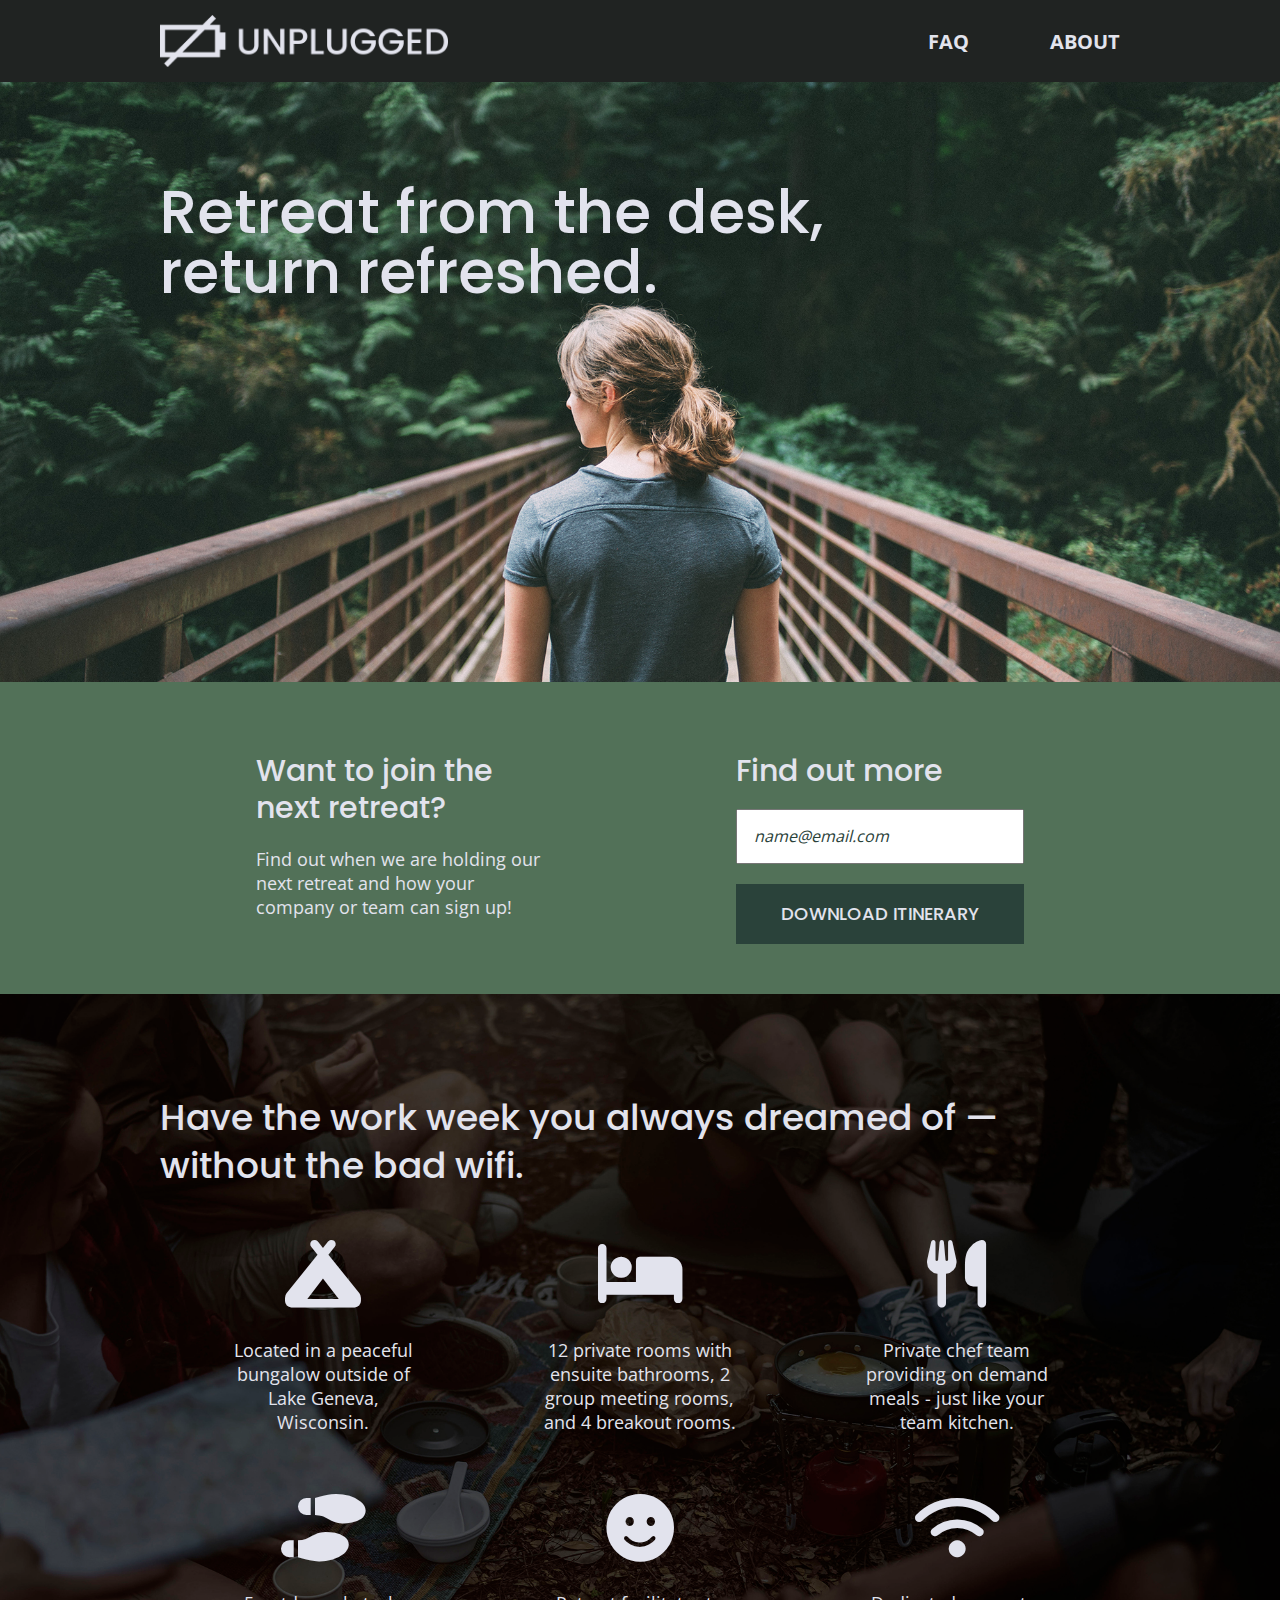
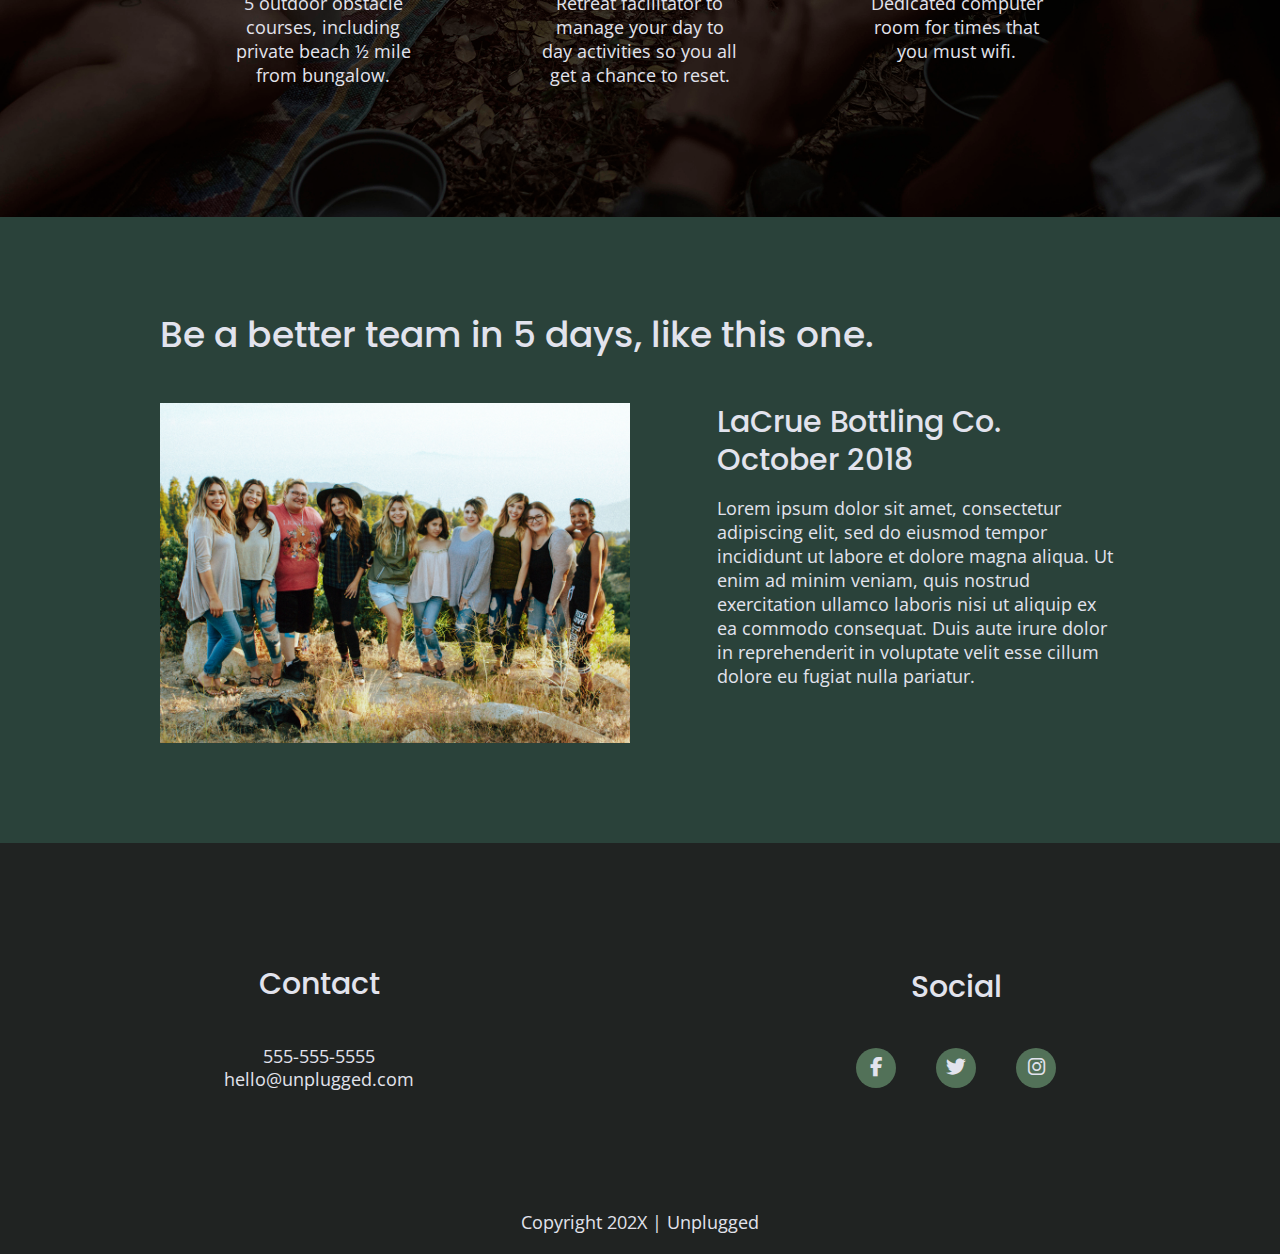
<file: index.html>
<!doctype html>
<html class="no-js" lang="en">

<head>
  <meta charset="utf-8">
  <meta http-equiv="x-ua-compatible" content="ie=edge">
  <title>Unplugged Retreat</title>
  <meta name="description" content="">
  <meta name="viewport" content="width=device-width, initial-scale=1, shrink-to-fit=no">

  <link rel="stylesheet" href="./css/normalize.css">
  <link rel="stylesheet" href="./css/main.css">

  <link href="./fontawesome/css/fontawesome.min.css" rel="stylesheet">
  <link href="./fontawesome/css/brands.min.css" rel="stylesheet">
  <link href="./fontawesome/css/solid.min.css" rel="stylesheet">

</head>

<body>
  <!--[if lte IE 9]>
    <p class="browserupgrade">You are using an <strong>outdated</strong> browser. Please <a href="https://browsehappy.com/">upgrade your browser</a> to improve your experience and security.</p>
  <![endif]-->

  <!-- Add your site or application content here -->
 <header>

   <div class="content-wrapper">

     <figure>

       <a href="#"><img src="img/unplugged-logo.png" alt="unplugged logo"></a>

     </figure>

     <div class="header-divider"></div>

     <nav>
       <ul>
         <li><a href="faq/index.html" rel="noopener">FAQ</a></li>
         <li><a href="about/index.html" rel="noopener">About</a></li>
       </ul>
     </nav>

   </div>

 </header>

 <main>

   <section class="hero-area">

     <div class="content-wrapper">

     <h1>Retreat from the desk, return refreshed.</h1>

     </div>

   </section>

   <aside>

     <div class="content-wrapper">

       <div class="form-description">

         <h3>Want to join the next retreat?</h3>
         <p>Find out when we are holding our next retreat and how your company or team can sign up!</p>

       </div>

       <div class="form">

         <h3>Find out more</h3>
         <input type="text" name="name" value="name@email.com">
         <input type="button" value="Download Itinerary">

       </div>

     </div>

   </aside>

   <section class="features">

     <div class="content-wrapper">

       <h2>Have the work week you always dreamed of — without the bad wifi.</h2>

       <div class="features-items">

         <article>

           <p class="fontawesome-icon">
            <i class="fa-solid fa-campground"></i>
           </p>
           <p class="features-item-description">Located in a peaceful bungalow outside of Lake Geneva, Wisconsin.</p>

        </article>

        <article>

          <p class="fontawesome-icon">
            <i class="fa-solid fa-bed"></i>
          </p>
          <p class="features-item-description">12 private rooms with ensuite bathrooms, 2 group meeting rooms, and 4 breakout rooms.</p>

        </article>

        <article>

          <p class="fontawesome-icon">
            <i class="fa-solid fa-utensils"></i>
          </p>
          <p class="features-item-description">Private chef team providing on demand meals - just like your team kitchen.</p>

        </article>

        <article>

          <p class="fontawesome-icon">
            <i class="fa-solid fa-shoe-prints"></i>
          </p>
          <p class="features-item-description">5 outdoor obstacle courses, including private beach ½ mile from bungalow.</p>

        </article>

        <article>

          <p class="fontawesome-icon">
            <i class="fa-solid fa-face-smile"></i>
          </p>
          <p class="features-item-description">Retreat facilitator to manage your day to day activities so you all get a chance to reset.</p>

        </article>

        <article>

          <p class="fontawesome-icon">
            <i class="fa-solid fa-wifi"></i>
          </p>
          <p class="features-item-description">Dedicated computer room for times that you must wifi.</p>

        </article>

      </div>

     </div>

   </section>

   <section class="reviews">

     <div class="content-wrapper">

       <h2>Be a better team in 5 days, like this one.</h2>

       <article>

         <figure>

            <img src="img/unplugged-retreat-lacrue.jpg" alt="Group of happy people at an outdoor retreat.">

         </figure>

         <div>

           <h3>LaCrue Bottling Co. October 2018</h3>
           <p>Lorem ipsum dolor sit amet, consectetur adipiscing elit, sed do eiusmod tempor incididunt ut labore et dolore magna aliqua. Ut enim ad minim veniam, quis nostrud exercitation ullamco laboris nisi ut aliquip ex ea commodo consequat. Duis aute irure dolor in reprehenderit in voluptate velit esse cillum dolore eu fugiat nulla pariatur.</p>

        </div>

      </article>

     </div>

   </section>

 </main>

 <footer>

   <div class="content-wrapper">

     <div class="footer-content">

       <div class="contact">

         <h4>Contact</h4>

         <address>

           <p>555-555-5555<br>hello@unplugged.com</p>

         </address>

       </div>

       <div class="social">

         <h4>Social</h4>

         <div class="social-icons">

           <p><a href="https://www.facebook.com" target="_blank" rel="noopener"><i class="fa-brands fa-facebook-f"></i></a></p>
           <p><a href="https://www.twitter.com" target="_blank" rel="noopener"><i class="fa-brands fa-twitter"></i></a></p>
           <p><a href="https://www.instagram.com" target="_blank" rel="noopener"><i class="fa-brands fa-instagram"></i></a></p>

         </div>

       </div>

     </div>

  </div>

  <div class="copyright">

    <p>Copyright 202X | Unplugged</p>

  </div>

 </footer>

</body>

</html>
</file>
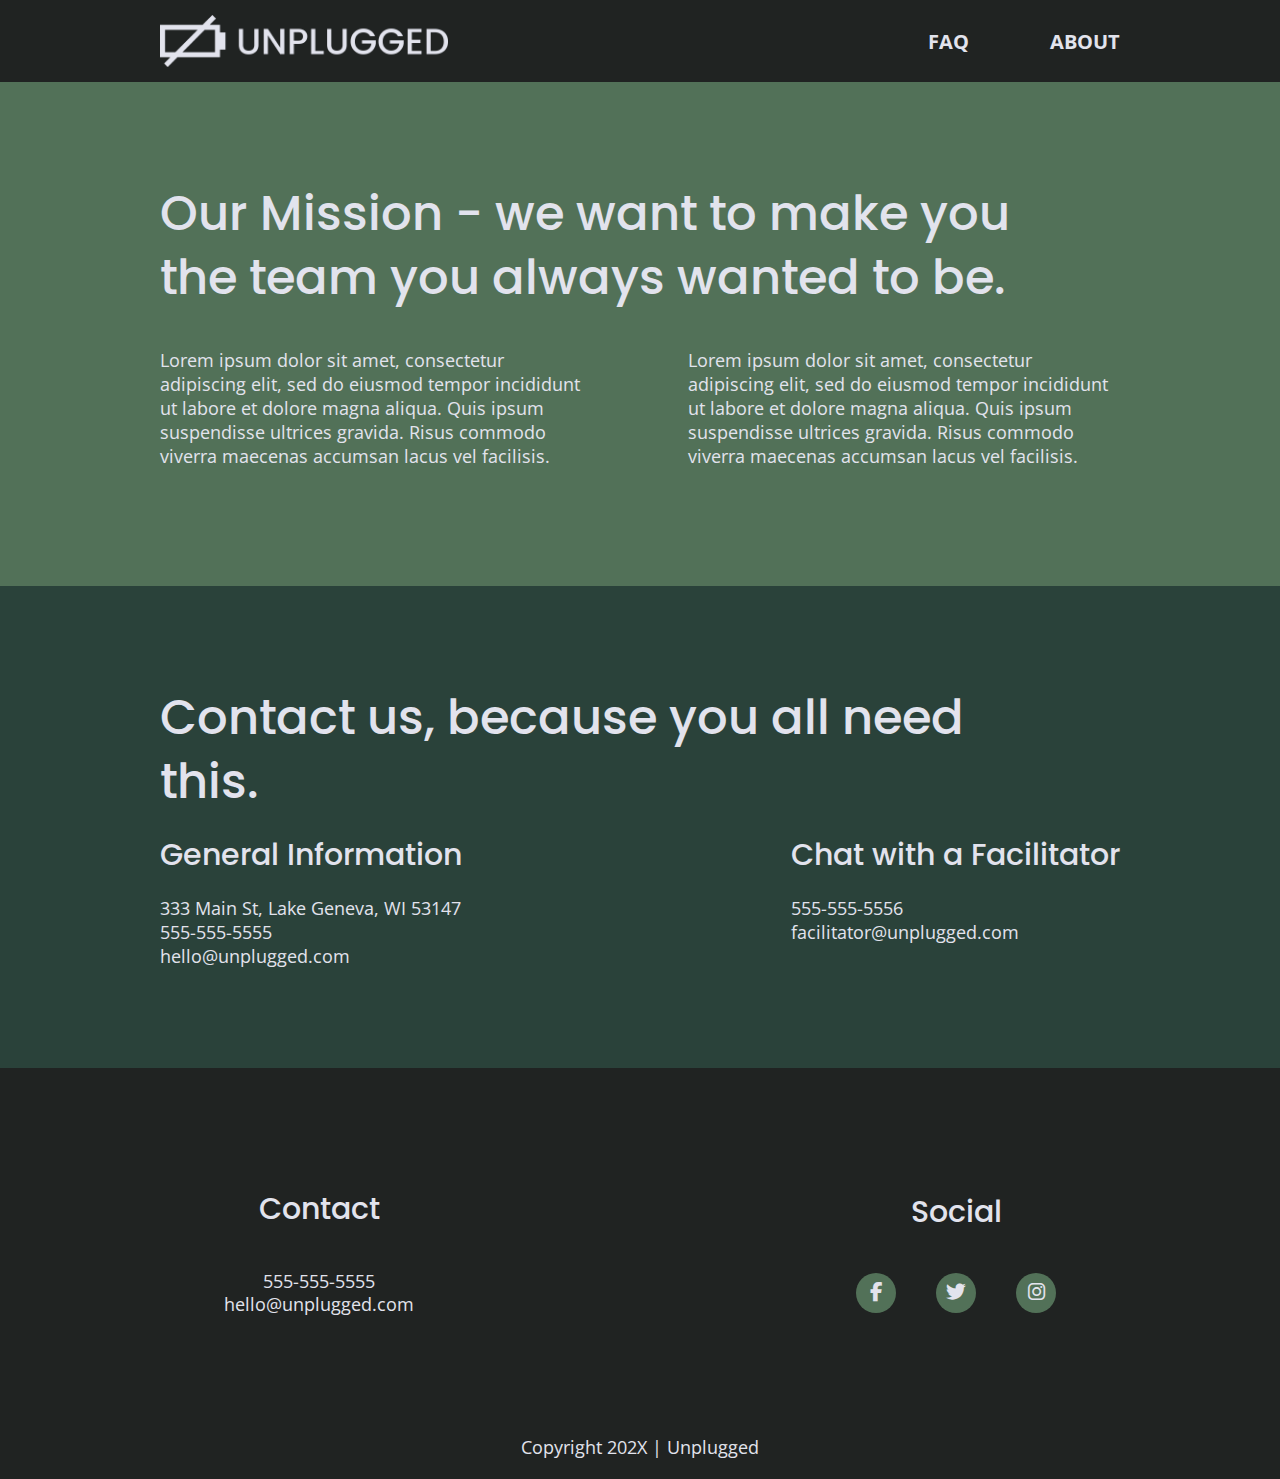
<file: about/index.html>
<!doctype html>
<html class="no-js" lang="en">

<head>
  <meta charset="utf-8">
  <meta http-equiv="x-ua-compatible" content="ie=edge">
  <title>Unplugged Retreat</title>
  <meta name="description" content="">
  <meta name="viewport" content="width=device-width, initial-scale=1, shrink-to-fit=no">

  <link rel="stylesheet" href="../css/normalize.css">
  <link rel="stylesheet" href="../css/main.css">


  <link href="../fontawesome/css/fontawesome.min.css" rel="stylesheet">
  <link href="../fontawesome/css/brands.min.css" rel="stylesheet">
  <link href="../fontawesome/css/solid.min.css" rel="stylesheet">


</head>

<body>
  <!--[if lte IE 9]>
    <p class="browserupgrade">You are using an <strong>outdated</strong> browser. Please <a href="https://browsehappy.com/">upgrade your browser</a> to improve your experience and security.</p>
  <![endif]-->

  <header>

    <div class="content-wrapper">

      <figure>

        <a href="../index.html"><img src="../img/unplugged-logo.png" alt="unplugged logo"></a>

     </figure>

      <div class="header-divider"></div>

      <nav>
        <ul>
          <li><a href="../faq/index.html" rel="noopener">FAQ</a></li>
          <li><a href="#" rel="noopener">About</a></li>
        </ul>
      </nav>

    </div>

  </header>

  <main>

    <section class="mission">

      <div class="content-wrapper">

        <h2>Our Mission - we want to make you the team you always wanted to be.</h2>

        <div class="mission-content">

          <p>Lorem ipsum dolor sit amet, consectetur adipiscing elit, sed do eiusmod tempor incididunt ut labore et dolore magna aliqua. Quis ipsum suspendisse ultrices gravida. Risus commodo viverra maecenas accumsan lacus vel facilisis.</p>
          <p>Lorem ipsum dolor sit amet, consectetur adipiscing elit, sed do eiusmod tempor incididunt ut labore et dolore magna aliqua. Quis ipsum suspendisse ultrices gravida. Risus commodo viverra maecenas accumsan lacus vel facilisis.</p>

        </div>

      </div>

    </section>

    <!--<section class="map">

      <figure>

        <iframe src="https://www.google.com/maps/embed?pb=!1m18!1m12!1m3!1d9325.481018962233!2d-88.42779145320779!3d42.59047799997446!2m3!1f0!2f0!3f0!3m2!1i1024!2i768!4f13.1!3m3!1m2!1s0x88058bc6e142ea55%3A0xfa4a44e1259ef755!2s333%20Main%20St%2C%20Lake%20Geneva%2C%20WI%2053147%2C%20USA!5e0!3m2!1sde!2sde!4v1723558462783!5m2!1sde!2sde" width="600" height="450" style="border:0;" allowfullscreen="" loading="lazy" referrerpolicy="no-referrer-when-downgrade"></iframe>

      </figure>

    </section>-->

    <section class="contact-section">

      <div class="content-wrapper">

        <h2>Contact us, because you all need this.</h2>

        <div class="contact-content">

          <div>

            <h4>General Information</h4>

            <address>

              <p>333 Main St, Lake Geneva, WI 53147<br>555-555-5555<br>hello@unplugged.com</p>

            </address>

          </div>

          <div>

            <h4>Chat with a Facilitator</h4>

            <address>

              <p>555-555-5556<br>facilitator@unplugged.com</p>

            </address>

          </div>

        </div>

      </div>

    </section>


  </main>

  <footer>

    <div class="content-wrapper">

      <div class="footer-content">

        <div class="contact">

          <h4>Contact</h4>

          <address>

            <p>555-555-5555<br>hello@unplugged.com</p>

          </address>

        </div>

        <div class="social">

          <h4>Social</h4>

          <div class="social-icons">

            <p><a href="https://www.facebook.com" target="_blank" rel="noopener"><i class="fa-brands fa-facebook-f"></i></a></p>
            <p><a href="https://www.twitter.com" target="_blank" rel="noopener"><i class="fa-brands fa-twitter"></i></a></p>
            <p><a href="https://www.instagram.com" target="_blank" rel="noopener"><i class="fa-brands fa-instagram"></i></a></p>

          </div>

        </div>

      </div>

   </div>

   <div class="copyright">

     <p>Copyright 202X | Unplugged</p>

   </div>

  </footer>

</body>

</html>
</file>
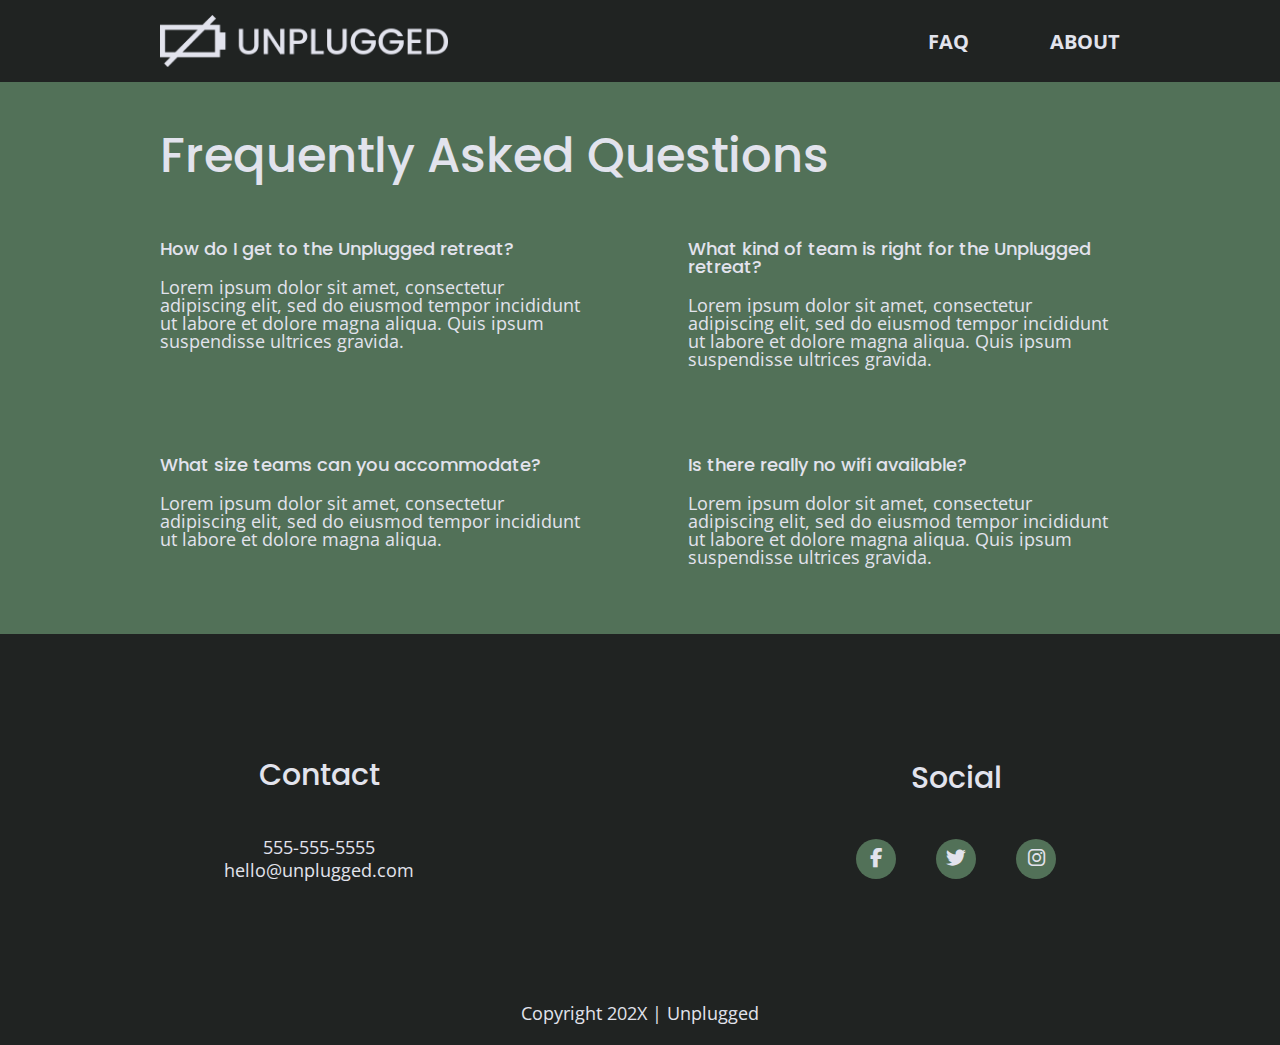
<file: faq/index.html>
<!doctype html>
<html class="no-js" lang="en">

<head>
  <meta charset="utf-8">
  <meta http-equiv="x-ua-compatible" content="ie=edge">
  <title>Unplugged Retreat</title>
  <meta name="description" content="">
  <meta name="viewport" content="width=device-width, initial-scale=1, shrink-to-fit=no">

  <link rel="stylesheet" href="../css/normalize.css">
  <link rel="stylesheet" href="../css/main.css">

  <link href="../fontawesome/css/fontawesome.min.css" rel="stylesheet">
  <link href="../fontawesome/css/brands.min.css" rel="stylesheet">
  <link href="../fontawesome/css/solid.min.css" rel="stylesheet">

</head>

<body>
  <!--[if lte IE 9]>
    <p class="browserupgrade">You are using an <strong>outdated</strong> browser. Please <a href="https://browsehappy.com/">upgrade your browser</a> to improve your experience and security.</p>
  <![endif]-->

  <header>

    <div class="content-wrapper">

      <figure>

        <a href="../index.html"><img src="../img/unplugged-logo.png" alt="unplugged logo"></a>

      </figure>

      <div class="header-divider"></div>

      <nav>
        <ul>
          <li><a href="#" rel="noopener">FAQ</a></li>
          <li><a href="../about/index.html" rel="noopener">About</a></li>
        </ul>
      </nav>

    </div>

  </header>


  <main class="faq">

    <div class="content-wrapper">

      <h2>Frequently Asked Questions</h2>

      <div class="faq-content">

        <h4>How do I get to the Unplugged retreat?</h4>
        <p>Lorem ipsum dolor sit amet, consectetur adipiscing elit, sed do eiusmod tempor incididunt ut labore et dolore magna aliqua. Quis ipsum suspendisse ultrices gravida.</p>

      </div>

      <div class="faq-content">

        <h4>What kind of team is right for the Unplugged retreat?</h4>
        <p>Lorem ipsum dolor sit amet, consectetur adipiscing elit, sed do eiusmod tempor incididunt ut labore et dolore magna aliqua. Quis ipsum suspendisse ultrices gravida.</p>

      </div>

      <div class="faq-content">

        <h4>What size teams can you accommodate?</h4>
        <p>Lorem ipsum dolor sit amet, consectetur adipiscing elit, sed do eiusmod tempor incididunt ut labore et dolore magna aliqua.</p>

      </div>

      <div class="faq-content">

        <h4>Is there really no wifi available?</h4>
        <p>Lorem ipsum dolor sit amet, consectetur adipiscing elit, sed do eiusmod tempor incididunt ut labore et dolore magna aliqua. Quis ipsum suspendisse ultrices gravida.</p>

      </div>

    </div>

  </main>


  <footer>

    <div class="content-wrapper">

      <div class="footer-content">

        <div class="contact">

          <h4>Contact</h4>

          <address>

            <p>555-555-5555<br>hello@unplugged.com</p>

          </address>

        </div>

        <div class="social">

          <h4>Social</h4>

          <div class="social-icons">

            <p><a href="https://www.facebook.com" target="_blank" rel="noopener"><i class="fa-brands fa-facebook-f"></i></a></p>
            <p><a href="https://www.twitter.com" target="_blank" rel="noopener"><i class="fa-brands fa-twitter"></i></a></p>
            <p><a href="https://www.instagram.com" target="_blank" rel="noopener"><i class="fa-brands fa-instagram"></i></a></p>

          </div>

        </div>

      </div>

   </div>

   <div class="copyright">

     <p>Copyright 202X | Unplugged</p>

   </div>

  </footer>

</body>

</html>
</file>
<file: css/main.css>
/*! HTML5 Boilerplate v8.0.0 | MIT License | https://html5boilerplate.com/ */

/* main.css 2.1.0 | MIT License | https://github.com/h5bp/main.css#readme */
/*
 * What follows is the result of much research on cross-browser styling.
 * Credit left inline and big thanks to Nicolas Gallagher, Jonathan Neal,
 * Kroc Camen, and the H5BP dev community and team.
 */

/* ==========================================================================
   Base styles: opinionated defaults
   ========================================================================== */

html {
  color: #222;
  font-size: 1em;
  line-height: 1.4;
}

/*
 * Remove text-shadow in selection highlight:
 * https://twitter.com/miketaylr/status/12228805301
 *
 * Vendor-prefixed and regular ::selection selectors cannot be combined:
 * https://stackoverflow.com/a/16982510/7133471
 *
 * Customize the background color to match your design.
 */

::-moz-selection {
  background: #b3d4fc;
  text-shadow: none;
}

::selection {
  background: #b3d4fc;
  text-shadow: none;
}

/*
 * A better looking default horizontal rule
 */

hr {
  display: block;
  height: 1px;
  border: 0;
  border-top: 1px solid #ccc;
  margin: 1em 0;
  padding: 0;
}

/*
 * Remove the gap between audio, canvas, iframes,
 * images, videos and the bottom of their containers:
 * https://github.com/h5bp/html5-boilerplate/issues/440
 */

audio,
canvas,
iframe,
img,
svg,
video {
  vertical-align: middle;
}

/*
 * Remove default fieldset styles.
 */

fieldset {
  border: 0;
  margin: 0;
  padding: 0;
}

/*
 * Allow only vertical resizing of textareas.
 */

textarea {
  resize: vertical;
}

/* ==========================================================================
   Author's custom styles
   ========================================================================== */

 /*---------------------- General Styles --------------------*/

 @font-face {
  font-family: 'Poppins';
  font-style: normal;
  font-weight: 500;
  src: url('../fonts/Poppins/Poppins-Medium.ttf') format('truetype');
}

@font-face {
  font-family: 'Poppins';
  font-style: normal;
  font-weight: 700;
  src: url('../fonts/Poppins/Poppins-Bold.ttf') format('truetype');
}

@font-face {
  font-family: 'OpenSans';
  font-style: normal;
  font-weight: 400;
  src: url('../fonts/OpenSans/OpenSans-Regular.ttf') format('truetype');
}

@font-face {
  font-family: 'OpenSans';
  font-style: normal;
  font-weight: 700;
  src: url('../fonts/OpenSans/OpenSans-Bold.ttf') format('truetype');
}
 
 html {
    font-size: 1rem;
 }

 body {
   font-family: 'OpenSans', sans-serif;
   /*font-weight: 400;*/
   font-size: 1em;
   text-align: left;
   color: #e2e3ed;
   background-color: #202322;
 }

 ul,
 ol {
   list-style-type: none;
   margin: 0;
   padding: 0;
}

 a {
   color: #e2e3ed;
   text-decoration: none;
 }

 h2 {
   font-family: 'Poppins', sans-serif;
   font-size: 1.875em;
   font-weight: 500;
   margin: 0;
 }

 h3,
 h4 {
   font-family: 'Poppins', sans-serif;
   font-size: 1.125em;
   font-weight: 500;
   margin: 20px 0;
 }

 p {
  font-size: .875em;
  line-height: 1.285;
 }

 img {
   width: 100%;
 }

 figure {
   margin: 0;
 }

 address {
   font-style: normal;
 }

  .content-wrapper {
    width: 90%;
    margin: 50px 0;
  }

   /*---------------------- Base Header - Footer Styles --------------------*/

   /* Header styles */

   header {
     display: flex;
     justify-content: center;
     padding: 15px 0;
     background-color: #202322;
   }

   header .content-wrapper {
     display: flex;
     justify-content: center;
     align-items: center;
     flex-flow: row wrap;
     margin: 0;
   }

   header figure {
     width: 60%;
   }

   .header-divider {
     width: 100%;
     height: 1px;
     margin: 10px 0 20px 0;
     background: #3a3a3a;
   }

   header nav {
    width: 60%;
    font-size: 1.125em;
    font-weight: 700;
    text-transform: uppercase;
   }

   header nav ul {
     display: flex;
     justify-content: space-around;
     width: 100%;
     margin: 0;
   }

  header nav ul li {
     font-size: 1.125em;
   }

   /* Footer styles */

   footer {
     display: flex;
     flex-direction: column;
     align-items: center;
     text-align: center;
     background-color: #202322;
   }

   footer p {
     margin: 0;
   }

   footer .content-wrapper {
    width: 55%;
    margin: 50px 0;
   }

   footer .contact {
     margin-bottom: 50px;
   }

   footer .social-icons {
     display: flex;
     justify-content: space-around;
     align-items: center;

   }

   footer .social-icons p {
     background-color: #527158;
     border-radius: 50%;
     width: 40px;
     height: 40px;
     display: flex;
     justify-content: center;
     align-items: center;
   }

   footer .social-icons p i {
     font-size: 1.3125em;
   }

   footer .copyright {
     margin: 20px 0;
   }



   /*---------------------- Mobile Styles - Homepage --------------------*/

   /* Hero Area */

   .hero-area{
     background: url(../img/unplugged-retreat.jpg) center no-repeat #333;
     background-size: cover;
     min-height: 500px;
     display: flex;
     justify-content: center;
   }

   .hero-area h1 {
     font-size: 2.25em;
     font-family: 'Poppins', Helvetica, Arial, sans-serif;
     font-weight: 500;
     line-height: 1.2;
   }

   /* Aside */

   aside {
     display: flex;
     justify-content: center;
     background-color: #527158;
   }

   aside .form {
     margin-top: 30px;
   }

   input[type=text] {
     box-sizing: border-box;
     width: 100%;
     color: #2a423a;
     font-style: italic;
     padding: 1em;
   }

   input[type=button] {
     width: 100%;
     padding: 20px 0;
     margin-top: 20px;
     background-color: #2a423a;
     font-family: 'Poppins', Helvetica, Arial, sans-serif;
     font-weight: 500;
     font-size: 1.125em;
     color: #e2e3ed;
     border: none;
     text-align: center;
     text-transform: uppercase;
   }

   /* Features */

   .features {
     background: url('../img/unplugged-retreat-features.jpg') center no-repeat #333;
     background-size: cover;
     display: flex;
     justify-content: center;
   }

   .features h2 {
     margin-bottom: 60px;
   }

   .features .features-items {
     display: flex;
     justify-content: center;
     align-items: flex-start;
     flex-flow: row wrap;

   }

   .features article {
     width: 63%;
     margin: 30px 0;
   }

   .features p {
     text-align: center;
     margin: 0;
   }

   .features i {
     font-size: 3.75em;
     margin-bottom: 40px;
   }

   /* Reviews */

   .reviews {
     background-color: #2a423a;
     display: flex;
     justify-content: center
   }

   .reviews h2 {
     margin-bottom: 40px;
     line-height: 1;
   }

   .reviews h3 {
     width: 55%;
     margin: 20px 0;
   }

   /*---------------------- Mobile Styles - About Page --------------------*/

   .mission {
     background-color: #527158;
     display: flex;
     justify-content: center;

   }

   /*.map figure {
     max-width: 100%;
     height: 0;
     padding-bottom: 75%;
     overflow: hidden;
     position: relative;
   }

   .map iframe {
     width: 100%;
     height: 100%;
     position: absolute;
     top: 0;
     left: 0;
   }*/

   .contact-section{
     background-color: #2a423a;
     display: flex;
     justify-content: center;

   }

   .contact-content p {
     margin: 0;
   }

   /*---------------------- Mobile Styles - FAQ Page --------------------*/

   .faq {
     background-color: #527158;
     display: flex;
     justify-content: center;

   }

   .faq .content-wrapper {
     display: flex;
     justify-content: center;
     align-items: flex-start;
     flex-flow: row wrap;
     margin: 50px 0 0 0;

   }

   .faq h2 {
     margin-bottom: 40px;
     line-height: 1;
   }

   .faq-content {
     margin-bottom: 50px;
   }

   .faq-content h4 {
     line-height: 1.333;
   }


/* ==========================================================================
   Helper classes
   ========================================================================== */

/*
 * Hide visually and from screen readers
 */

.hidden,
[hidden] {
  display: none !important;
}

/*
 * Hide only visually, but have it available for screen readers:
 * https://snook.ca/archives/html_and_css/hiding-content-for-accessibility
 *
 * 1. For long content, line feeds are not interpreted as spaces and small width
 *    causes content to wrap 1 word per line:
 *    https://medium.com/@jessebeach/beware-smushed-off-screen-accessible-text-5952a4c2cbfe
 */

.sr-only {
  border: 0;
  clip: rect(0, 0, 0, 0);
  height: 1px;
  margin: -1px;
  overflow: hidden;
  padding: 0;
  position: absolute;
  white-space: nowrap;
  width: 1px;
  /* 1 */
}

/*
 * Extends the .sr-only class to allow the element
 * to be focusable when navigated to via the keyboard:
 * https://www.drupal.org/node/897638
 */

.sr-only.focusable:active,
.sr-only.focusable:focus {
  clip: auto;
  height: auto;
  margin: 0;
  overflow: visible;
  position: static;
  white-space: inherit;
  width: auto;
}

/*
 * Hide visually and from screen readers, but maintain layout
 */

.invisible {
  visibility: hidden;
}

/*
 * Clearfix: contain floats
 *
 * For modern browsers
 * 1. The space content is one way to avoid an Opera bug when the
 *    `contenteditable` attribute is included anywhere else in the document.
 *    Otherwise it causes space to appear at the top and bottom of elements
 *    that receive the `clearfix` class.
 * 2. The use of `table` rather than `block` is only necessary if using
 *    `:before` to contain the top-margins of child elements.
 */

.clearfix::before,
.clearfix::after {
  content: " ";
  display: table;
}

.clearfix::after {
  clear: both;
}

/* ==========================================================================
   EXAMPLE Media Queries for Responsive Design.
   These examples override the primary ('mobile first') styles.
   Modify as content requires.
   ========================================================================== */

@media only screen and (min-width: 768px) {
  /* Tablet styles here */

  /* General styles */

  .content-wrapper {
    max-width: 640px;
    margin: 100px 0;
  }

  h2 {
    font-size: 2.25em;
    line-height: 1.333;
  }

  h3 {
    font-size: 1.5em;
    line-height: 1.25;
  }

  /* Header styles */

  header {
    padding: 33px 0;
  }

  header .content-wrapper {
    width: 100%;
    justify-content: space-between;
  }

  header figure {
    width: 30%;
  }

  header nav {
    width: 20%;
  }

  header nav ul {
    justify-content: space-between;
  }

  .header-divider {
    display: none;
  }

  /* Hero Area */

  .hero-area {
    min-height: 600px;
  }

  .hero-area h1 {
    font-size: 3em;
    line-height: 1;
    margin: 0;
  }

  /* Aside */

  aside .content-wrapper {
    margin: 50px 0;
    display: flex;
    justify-content: space-between;
    align-content: flex-start;
  }

  aside .content-wrapper .form-description,
  aside .content-wrapper .form {
    width: 40%;
    margin: 0;
  }

  /* Features */

  .features h2 {
    margin-bottom: 20px;
  }

  .features article {
    display: flex;
    align-items: center;
    flex-flow: column wrap;
    flex-basis: 50%;
  }

  .features .features-item-description {
    width: 62%;
  }

  .features i {
    margin-bottom: 30px;
  }

  /* Reviews */

  .reviews article {
    display: flex;
    justify-content: space-between;
  }

  .reviews h2 {
    width: 85%;
  }

  .reviews article figure,
  .reviews article div {
    width: 49%;
  }

  .reviews h3 {
    width: 75%;
    margin: 0;
  }

  /* About page */

  .mission-content {
    display: flex;
    justify-content: space-between;
    align-items: flex-start;
    padding-top: 20px;
  }

  .mission-content p {
    width: 45%;
  }

  /*.map figure {
    padding-bottom: 55%;
  }*/

  .contact-section .content-wrapper h2{
    width: 80%;
  }

  .contact-content {
    display: flex;
    justify-content: space-between;
    align-items: flex-start;
  }

  .contact-content h4 {
    font-size: 1.5em;
  }

  /* FAQ page */

  .faq .content-wrapper {
    justify-content: space-between;
  }

  .faq-content {
    flex-basis: 45%;
  }

  .faq h2 {
    width: 100%;
  }

  .faq h4,
  .faq p {
    font-size: .875em;
    line-height: 1.125;
  }

  /* Footer */

  footer .content-wrapper {
    width: 65%;
    margin: 100px 0;
  }

  .footer-content {
    display: flex;
    justify-content: space-between;
    align-items: center;
    flex-direction: row;
  }

  footer .contact {
    margin-bottom: 0;
  }

  footer h4 {
    font-size: 1.5em;
    margin-bottom: 40px;
  }

  footer p {
    line-height: 1.285;
  }

  footer .social-icons {
    width: 12.5em;
    justify-content: space-between;
  }

  footer .copyright {
    width: 100%;
  }


}

@media only screen and (min-width: 1200px) {
  /* Desktop styles here */

  /* General styles */

  .content-wrapper {
    max-width: 960px;
  }

  /* Header styles */

  header {
    padding: 15px 0;
  }

  h2 {
    font-size: 2.25em;
  }

  h3,
  h4 {
    font-size: 1.875em;
  }

  p {
    font-size: 1.125em;
    line-height: 1.333;
  }

  /* Hero Area */

  .hero-area h1 {
    font-size: 3.75em;
    width: 80%;
  }

  /* Aside */

  aside .content-wrapper {
    justify-content: space-around;
  }

  aside .content-wrapper .form-description,
  aside .content-wrapper .form {
    width: 30%;
  }

  .form-description p {
    font-size: 1.125em;
  }

  /* Features */

  .features h2 {
    width: 90%;
  }

  .features article {
    flex-basis: 33%;
  }

  /* Reviews */

  .reviews h2 {
    margin-bottom: 50px;
  }

  .reviews article div {
    width: 42%;
  }

  /* About page */

  .mission h2,
  .contact-section .content-wrapper h2{
    width: 95%;
    font-size: 3em;
  }

  /*.map figure {
    padding-bottom: 47%;
  }*/

  .contact-content h4 {
    font-size: 1.875em;
  }

  /* FAQ page */

  .faq h2 {
    width: 100%;
    font-size: 3em;
  }

  .faq h4,
  .faq p {
    font-size: 1.125em;
    line-height: 1;
  }


  /* Footer */

  footer h4 {
    font-size: 1.875em;
  }

  footer .social-icons p i {
    font-size: 1.1em;
  }

}

/* ==========================================================================
   Print styles.
   Inlined to avoid the additional HTTP request:
   https://www.phpied.com/delay-loading-your-print-css/
   ========================================================================== */

@media print {
  *,
  *::before,
  *::after {
    background: #fff !important;
    color: #000 !important;
    /* Black prints faster */
    box-shadow: none !important;
    text-shadow: none !important;
  }

  a,
  a:visited {
    text-decoration: underline;
  }

  a[href]::after {
    content: " (" attr(href) ")";
  }

  abbr[title]::after {
    content: " (" attr(title) ")";
  }

  /*
   * Don't show links that are fragment identifiers,
   * or use the `javascript:` pseudo protocol
   */
  a[href^="#"]::after,
  a[href^="javascript:"]::after {
    content: "";
  }

  pre {
    white-space: pre-wrap !important;
  }

  pre,
  blockquote {
    border: 1px solid #999;
    page-break-inside: avoid;
  }

  /*
   * Printing Tables:
   * https://web.archive.org/web/20180815150934/http://css-discuss.incutio.com/wiki/Printing_Tables
   */
  thead {
    display: table-header-group;
  }

  tr,
  img {
    page-break-inside: avoid;
  }

  p,
  h2,
  h3 {
    orphans: 3;
    widows: 3;
  }

  h2,
  h3 {
    page-break-after: avoid;
  }
}
</file>
<file: fontawesome/css/brands.min.css>
/*!
 * Font Awesome Free 6.7.2 by @fontawesome - https://fontawesome.com
 * License - https://fontawesome.com/license/free (Icons: CC BY 4.0, Fonts: SIL OFL 1.1, Code: MIT License)
 * Copyright 2024 Fonticons, Inc.
 */
:host,:root{--fa-style-family-brands:"Font Awesome 6 Brands";--fa-font-brands:normal 400 1em/1 "Font Awesome 6 Brands"}@font-face{font-family:"Font Awesome 6 Brands";font-style:normal;font-weight:400;font-display:block;src:url(../webfonts/fa-brands-400.woff2) format("woff2"),url(../webfonts/fa-brands-400.ttf) format("truetype")}.fa-brands,.fab{font-weight:400}.fa-monero{--fa:"\f3d0"}.fa-hooli{--fa:"\f427"}.fa-yelp{--fa:"\f1e9"}.fa-cc-visa{--fa:"\f1f0"}.fa-lastfm{--fa:"\f202"}.fa-shopware{--fa:"\f5b5"}.fa-creative-commons-nc{--fa:"\f4e8"}.fa-aws{--fa:"\f375"}.fa-redhat{--fa:"\f7bc"}.fa-yoast{--fa:"\f2b1"}.fa-cloudflare{--fa:"\e07d"}.fa-ups{--fa:"\f7e0"}.fa-pixiv{--fa:"\e640"}.fa-wpexplorer{--fa:"\f2de"}.fa-dyalog{--fa:"\f399"}.fa-bity{--fa:"\f37a"}.fa-stackpath{--fa:"\f842"}.fa-buysellads{--fa:"\f20d"}.fa-first-order{--fa:"\f2b0"}.fa-modx{--fa:"\f285"}.fa-guilded{--fa:"\e07e"}.fa-vnv{--fa:"\f40b"}.fa-js-square,.fa-square-js{--fa:"\f3b9"}.fa-microsoft{--fa:"\f3ca"}.fa-qq{--fa:"\f1d6"}.fa-orcid{--fa:"\f8d2"}.fa-java{--fa:"\f4e4"}.fa-invision{--fa:"\f7b0"}.fa-creative-commons-pd-alt{--fa:"\f4ed"}.fa-centercode{--fa:"\f380"}.fa-glide-g{--fa:"\f2a6"}.fa-drupal{--fa:"\f1a9"}.fa-jxl{--fa:"\e67b"}.fa-dart-lang{--fa:"\e693"}.fa-hire-a-helper{--fa:"\f3b0"}.fa-creative-commons-by{--fa:"\f4e7"}.fa-unity{--fa:"\e049"}.fa-whmcs{--fa:"\f40d"}.fa-rocketchat{--fa:"\f3e8"}.fa-vk{--fa:"\f189"}.fa-untappd{--fa:"\f405"}.fa-mailchimp{--fa:"\f59e"}.fa-css3-alt{--fa:"\f38b"}.fa-reddit-square,.fa-square-reddit{--fa:"\f1a2"}.fa-vimeo-v{--fa:"\f27d"}.fa-contao{--fa:"\f26d"}.fa-square-font-awesome{--fa:"\e5ad"}.fa-deskpro{--fa:"\f38f"}.fa-brave{--fa:"\e63c"}.fa-sistrix{--fa:"\f3ee"}.fa-instagram-square,.fa-square-instagram{--fa:"\e055"}.fa-battle-net{--fa:"\f835"}.fa-the-red-yeti{--fa:"\f69d"}.fa-hacker-news-square,.fa-square-hacker-news{--fa:"\f3af"}.fa-edge{--fa:"\f282"}.fa-threads{--fa:"\e618"}.fa-napster{--fa:"\f3d2"}.fa-snapchat-square,.fa-square-snapchat{--fa:"\f2ad"}.fa-google-plus-g{--fa:"\f0d5"}.fa-artstation{--fa:"\f77a"}.fa-markdown{--fa:"\f60f"}.fa-sourcetree{--fa:"\f7d3"}.fa-google-plus{--fa:"\f2b3"}.fa-diaspora{--fa:"\f791"}.fa-foursquare{--fa:"\f180"}.fa-stack-overflow{--fa:"\f16c"}.fa-github-alt{--fa:"\f113"}.fa-phoenix-squadron{--fa:"\f511"}.fa-pagelines{--fa:"\f18c"}.fa-algolia{--fa:"\f36c"}.fa-red-river{--fa:"\f3e3"}.fa-creative-commons-sa{--fa:"\f4ef"}.fa-safari{--fa:"\f267"}.fa-google{--fa:"\f1a0"}.fa-font-awesome-alt,.fa-square-font-awesome-stroke{--fa:"\f35c"}.fa-atlassian{--fa:"\f77b"}.fa-linkedin-in{--fa:"\f0e1"}.fa-digital-ocean{--fa:"\f391"}.fa-nimblr{--fa:"\f5a8"}.fa-chromecast{--fa:"\f838"}.fa-evernote{--fa:"\f839"}.fa-hacker-news{--fa:"\f1d4"}.fa-creative-commons-sampling{--fa:"\f4f0"}.fa-adversal{--fa:"\f36a"}.fa-creative-commons{--fa:"\f25e"}.fa-watchman-monitoring{--fa:"\e087"}.fa-fonticons{--fa:"\f280"}.fa-weixin{--fa:"\f1d7"}.fa-shirtsinbulk{--fa:"\f214"}.fa-codepen{--fa:"\f1cb"}.fa-git-alt{--fa:"\f841"}.fa-lyft{--fa:"\f3c3"}.fa-rev{--fa:"\f5b2"}.fa-windows{--fa:"\f17a"}.fa-wizards-of-the-coast{--fa:"\f730"}.fa-square-viadeo,.fa-viadeo-square{--fa:"\f2aa"}.fa-meetup{--fa:"\f2e0"}.fa-centos{--fa:"\f789"}.fa-adn{--fa:"\f170"}.fa-cloudsmith{--fa:"\f384"}.fa-opensuse{--fa:"\e62b"}.fa-pied-piper-alt{--fa:"\f1a8"}.fa-dribbble-square,.fa-square-dribbble{--fa:"\f397"}.fa-codiepie{--fa:"\f284"}.fa-node{--fa:"\f419"}.fa-mix{--fa:"\f3cb"}.fa-steam{--fa:"\f1b6"}.fa-cc-apple-pay{--fa:"\f416"}.fa-scribd{--fa:"\f28a"}.fa-debian{--fa:"\e60b"}.fa-openid{--fa:"\f19b"}.fa-instalod{--fa:"\e081"}.fa-files-pinwheel{--fa:"\e69f"}.fa-expeditedssl{--fa:"\f23e"}.fa-sellcast{--fa:"\f2da"}.fa-square-twitter,.fa-twitter-square{--fa:"\f081"}.fa-r-project{--fa:"\f4f7"}.fa-delicious{--fa:"\f1a5"}.fa-freebsd{--fa:"\f3a4"}.fa-vuejs{--fa:"\f41f"}.fa-accusoft{--fa:"\f369"}.fa-ioxhost{--fa:"\f208"}.fa-fonticons-fi{--fa:"\f3a2"}.fa-app-store{--fa:"\f36f"}.fa-cc-mastercard{--fa:"\f1f1"}.fa-itunes-note{--fa:"\f3b5"}.fa-golang{--fa:"\e40f"}.fa-kickstarter,.fa-square-kickstarter{--fa:"\f3bb"}.fa-grav{--fa:"\f2d6"}.fa-weibo{--fa:"\f18a"}.fa-uncharted{--fa:"\e084"}.fa-firstdraft{--fa:"\f3a1"}.fa-square-youtube,.fa-youtube-square{--fa:"\f431"}.fa-wikipedia-w{--fa:"\f266"}.fa-rendact,.fa-wpressr{--fa:"\f3e4"}.fa-angellist{--fa:"\f209"}.fa-galactic-republic{--fa:"\f50c"}.fa-nfc-directional{--fa:"\e530"}.fa-skype{--fa:"\f17e"}.fa-joget{--fa:"\f3b7"}.fa-fedora{--fa:"\f798"}.fa-stripe-s{--fa:"\f42a"}.fa-meta{--fa:"\e49b"}.fa-laravel{--fa:"\f3bd"}.fa-hotjar{--fa:"\f3b1"}.fa-bluetooth-b{--fa:"\f294"}.fa-square-letterboxd{--fa:"\e62e"}.fa-sticker-mule{--fa:"\f3f7"}.fa-creative-commons-zero{--fa:"\f4f3"}.fa-hips{--fa:"\f452"}.fa-css{--fa:"\e6a2"}.fa-behance{--fa:"\f1b4"}.fa-reddit{--fa:"\f1a1"}.fa-discord{--fa:"\f392"}.fa-chrome{--fa:"\f268"}.fa-app-store-ios{--fa:"\f370"}.fa-cc-discover{--fa:"\f1f2"}.fa-wpbeginner{--fa:"\f297"}.fa-confluence{--fa:"\f78d"}.fa-shoelace{--fa:"\e60c"}.fa-mdb{--fa:"\f8ca"}.fa-dochub{--fa:"\f394"}.fa-accessible-icon{--fa:"\f368"}.fa-ebay{--fa:"\f4f4"}.fa-amazon{--fa:"\f270"}.fa-unsplash{--fa:"\e07c"}.fa-yarn{--fa:"\f7e3"}.fa-square-steam,.fa-steam-square{--fa:"\f1b7"}.fa-500px{--fa:"\f26e"}.fa-square-vimeo,.fa-vimeo-square{--fa:"\f194"}.fa-asymmetrik{--fa:"\f372"}.fa-font-awesome,.fa-font-awesome-flag,.fa-font-awesome-logo-full{--fa:"\f2b4"}.fa-gratipay{--fa:"\f184"}.fa-apple{--fa:"\f179"}.fa-hive{--fa:"\e07f"}.fa-gitkraken{--fa:"\f3a6"}.fa-keybase{--fa:"\f4f5"}.fa-apple-pay{--fa:"\f415"}.fa-padlet{--fa:"\e4a0"}.fa-amazon-pay{--fa:"\f42c"}.fa-github-square,.fa-square-github{--fa:"\f092"}.fa-stumbleupon{--fa:"\f1a4"}.fa-fedex{--fa:"\f797"}.fa-phoenix-framework{--fa:"\f3dc"}.fa-shopify{--fa:"\e057"}.fa-neos{--fa:"\f612"}.fa-square-threads{--fa:"\e619"}.fa-hackerrank{--fa:"\f5f7"}.fa-researchgate{--fa:"\f4f8"}.fa-swift{--fa:"\f8e1"}.fa-angular{--fa:"\f420"}.fa-speakap{--fa:"\f3f3"}.fa-angrycreative{--fa:"\f36e"}.fa-y-combinator{--fa:"\f23b"}.fa-empire{--fa:"\f1d1"}.fa-envira{--fa:"\f299"}.fa-google-scholar{--fa:"\e63b"}.fa-gitlab-square,.fa-square-gitlab{--fa:"\e5ae"}.fa-studiovinari{--fa:"\f3f8"}.fa-pied-piper{--fa:"\f2ae"}.fa-wordpress{--fa:"\f19a"}.fa-product-hunt{--fa:"\f288"}.fa-firefox{--fa:"\f269"}.fa-linode{--fa:"\f2b8"}.fa-goodreads{--fa:"\f3a8"}.fa-odnoklassniki-square,.fa-square-odnoklassniki{--fa:"\f264"}.fa-jsfiddle{--fa:"\f1cc"}.fa-sith{--fa:"\f512"}.fa-themeisle{--fa:"\f2b2"}.fa-page4{--fa:"\f3d7"}.fa-hashnode{--fa:"\e499"}.fa-react{--fa:"\f41b"}.fa-cc-paypal{--fa:"\f1f4"}.fa-squarespace{--fa:"\f5be"}.fa-cc-stripe{--fa:"\f1f5"}.fa-creative-commons-share{--fa:"\f4f2"}.fa-bitcoin{--fa:"\f379"}.fa-keycdn{--fa:"\f3ba"}.fa-opera{--fa:"\f26a"}.fa-itch-io{--fa:"\f83a"}.fa-umbraco{--fa:"\f8e8"}.fa-galactic-senate{--fa:"\f50d"}.fa-ubuntu{--fa:"\f7df"}.fa-draft2digital{--fa:"\f396"}.fa-stripe{--fa:"\f429"}.fa-houzz{--fa:"\f27c"}.fa-gg{--fa:"\f260"}.fa-dhl{--fa:"\f790"}.fa-pinterest-square,.fa-square-pinterest{--fa:"\f0d3"}.fa-xing{--fa:"\f168"}.fa-blackberry{--fa:"\f37b"}.fa-creative-commons-pd{--fa:"\f4ec"}.fa-playstation{--fa:"\f3df"}.fa-quinscape{--fa:"\f459"}.fa-less{--fa:"\f41d"}.fa-blogger-b{--fa:"\f37d"}.fa-opencart{--fa:"\f23d"}.fa-vine{--fa:"\f1ca"}.fa-signal-messenger{--fa:"\e663"}.fa-paypal{--fa:"\f1ed"}.fa-gitlab{--fa:"\f296"}.fa-typo3{--fa:"\f42b"}.fa-reddit-alien{--fa:"\f281"}.fa-yahoo{--fa:"\f19e"}.fa-dailymotion{--fa:"\e052"}.fa-affiliatetheme{--fa:"\f36b"}.fa-pied-piper-pp{--fa:"\f1a7"}.fa-bootstrap{--fa:"\f836"}.fa-odnoklassniki{--fa:"\f263"}.fa-nfc-symbol{--fa:"\e531"}.fa-mintbit{--fa:"\e62f"}.fa-ethereum{--fa:"\f42e"}.fa-speaker-deck{--fa:"\f83c"}.fa-creative-commons-nc-eu{--fa:"\f4e9"}.fa-patreon{--fa:"\f3d9"}.fa-avianex{--fa:"\f374"}.fa-ello{--fa:"\f5f1"}.fa-gofore{--fa:"\f3a7"}.fa-bimobject{--fa:"\f378"}.fa-brave-reverse{--fa:"\e63d"}.fa-facebook-f{--fa:"\f39e"}.fa-google-plus-square,.fa-square-google-plus{--fa:"\f0d4"}.fa-web-awesome{--fa:"\e682"}.fa-mandalorian{--fa:"\f50f"}.fa-first-order-alt{--fa:"\f50a"}.fa-osi{--fa:"\f41a"}.fa-google-wallet{--fa:"\f1ee"}.fa-d-and-d-beyond{--fa:"\f6ca"}.fa-periscope{--fa:"\f3da"}.fa-fulcrum{--fa:"\f50b"}.fa-cloudscale{--fa:"\f383"}.fa-forumbee{--fa:"\f211"}.fa-mizuni{--fa:"\f3cc"}.fa-schlix{--fa:"\f3ea"}.fa-square-xing,.fa-xing-square{--fa:"\f169"}.fa-bandcamp{--fa:"\f2d5"}.fa-wpforms{--fa:"\f298"}.fa-cloudversify{--fa:"\f385"}.fa-usps{--fa:"\f7e1"}.fa-megaport{--fa:"\f5a3"}.fa-magento{--fa:"\f3c4"}.fa-spotify{--fa:"\f1bc"}.fa-optin-monster{--fa:"\f23c"}.fa-fly{--fa:"\f417"}.fa-square-bluesky{--fa:"\e6a3"}.fa-aviato{--fa:"\f421"}.fa-itunes{--fa:"\f3b4"}.fa-cuttlefish{--fa:"\f38c"}.fa-blogger{--fa:"\f37c"}.fa-flickr{--fa:"\f16e"}.fa-viber{--fa:"\f409"}.fa-soundcloud{--fa:"\f1be"}.fa-digg{--fa:"\f1a6"}.fa-tencent-weibo{--fa:"\f1d5"}.fa-letterboxd{--fa:"\e62d"}.fa-symfony{--fa:"\f83d"}.fa-maxcdn{--fa:"\f136"}.fa-etsy{--fa:"\f2d7"}.fa-facebook-messenger{--fa:"\f39f"}.fa-audible{--fa:"\f373"}.fa-think-peaks{--fa:"\f731"}.fa-bilibili{--fa:"\e3d9"}.fa-erlang{--fa:"\f39d"}.fa-x-twitter{--fa:"\e61b"}.fa-cotton-bureau{--fa:"\f89e"}.fa-dashcube{--fa:"\f210"}.fa-42-group,.fa-innosoft{--fa:"\e080"}.fa-stack-exchange{--fa:"\f18d"}.fa-elementor{--fa:"\f430"}.fa-pied-piper-square,.fa-square-pied-piper{--fa:"\e01e"}.fa-creative-commons-nd{--fa:"\f4eb"}.fa-palfed{--fa:"\f3d8"}.fa-superpowers{--fa:"\f2dd"}.fa-resolving{--fa:"\f3e7"}.fa-xbox{--fa:"\f412"}.fa-square-web-awesome-stroke{--fa:"\e684"}.fa-searchengin{--fa:"\f3eb"}.fa-tiktok{--fa:"\e07b"}.fa-facebook-square,.fa-square-facebook{--fa:"\f082"}.fa-renren{--fa:"\f18b"}.fa-linux{--fa:"\f17c"}.fa-glide{--fa:"\f2a5"}.fa-linkedin{--fa:"\f08c"}.fa-hubspot{--fa:"\f3b2"}.fa-deploydog{--fa:"\f38e"}.fa-twitch{--fa:"\f1e8"}.fa-flutter{--fa:"\e694"}.fa-ravelry{--fa:"\f2d9"}.fa-mixer{--fa:"\e056"}.fa-lastfm-square,.fa-square-lastfm{--fa:"\f203"}.fa-vimeo{--fa:"\f40a"}.fa-mendeley{--fa:"\f7b3"}.fa-uniregistry{--fa:"\f404"}.fa-figma{--fa:"\f799"}.fa-creative-commons-remix{--fa:"\f4ee"}.fa-cc-amazon-pay{--fa:"\f42d"}.fa-dropbox{--fa:"\f16b"}.fa-instagram{--fa:"\f16d"}.fa-cmplid{--fa:"\e360"}.fa-upwork{--fa:"\e641"}.fa-facebook{--fa:"\f09a"}.fa-gripfire{--fa:"\f3ac"}.fa-jedi-order{--fa:"\f50e"}.fa-uikit{--fa:"\f403"}.fa-fort-awesome-alt{--fa:"\f3a3"}.fa-phabricator{--fa:"\f3db"}.fa-ussunnah{--fa:"\f407"}.fa-earlybirds{--fa:"\f39a"}.fa-trade-federation{--fa:"\f513"}.fa-autoprefixer{--fa:"\f41c"}.fa-whatsapp{--fa:"\f232"}.fa-square-upwork{--fa:"\e67c"}.fa-slideshare{--fa:"\f1e7"}.fa-google-play{--fa:"\f3ab"}.fa-viadeo{--fa:"\f2a9"}.fa-line{--fa:"\f3c0"}.fa-google-drive{--fa:"\f3aa"}.fa-servicestack{--fa:"\f3ec"}.fa-simplybuilt{--fa:"\f215"}.fa-bitbucket{--fa:"\f171"}.fa-imdb{--fa:"\f2d8"}.fa-deezer{--fa:"\e077"}.fa-raspberry-pi{--fa:"\f7bb"}.fa-jira{--fa:"\f7b1"}.fa-docker{--fa:"\f395"}.fa-screenpal{--fa:"\e570"}.fa-bluetooth{--fa:"\f293"}.fa-gitter{--fa:"\f426"}.fa-d-and-d{--fa:"\f38d"}.fa-microblog{--fa:"\e01a"}.fa-cc-diners-club{--fa:"\f24c"}.fa-gg-circle{--fa:"\f261"}.fa-pied-piper-hat{--fa:"\f4e5"}.fa-kickstarter-k{--fa:"\f3bc"}.fa-yandex{--fa:"\f413"}.fa-readme{--fa:"\f4d5"}.fa-html5{--fa:"\f13b"}.fa-sellsy{--fa:"\f213"}.fa-square-web-awesome{--fa:"\e683"}.fa-sass{--fa:"\f41e"}.fa-wirsindhandwerk,.fa-wsh{--fa:"\e2d0"}.fa-buromobelexperte{--fa:"\f37f"}.fa-salesforce{--fa:"\f83b"}.fa-octopus-deploy{--fa:"\e082"}.fa-medapps{--fa:"\f3c6"}.fa-ns8{--fa:"\f3d5"}.fa-pinterest-p{--fa:"\f231"}.fa-apper{--fa:"\f371"}.fa-fort-awesome{--fa:"\f286"}.fa-waze{--fa:"\f83f"}.fa-bluesky{--fa:"\e671"}.fa-cc-jcb{--fa:"\f24b"}.fa-snapchat,.fa-snapchat-ghost{--fa:"\f2ab"}.fa-fantasy-flight-games{--fa:"\f6dc"}.fa-rust{--fa:"\e07a"}.fa-wix{--fa:"\f5cf"}.fa-behance-square,.fa-square-behance{--fa:"\f1b5"}.fa-supple{--fa:"\f3f9"}.fa-webflow{--fa:"\e65c"}.fa-rebel{--fa:"\f1d0"}.fa-css3{--fa:"\f13c"}.fa-staylinked{--fa:"\f3f5"}.fa-kaggle{--fa:"\f5fa"}.fa-space-awesome{--fa:"\e5ac"}.fa-deviantart{--fa:"\f1bd"}.fa-cpanel{--fa:"\f388"}.fa-goodreads-g{--fa:"\f3a9"}.fa-git-square,.fa-square-git{--fa:"\f1d2"}.fa-square-tumblr,.fa-tumblr-square{--fa:"\f174"}.fa-trello{--fa:"\f181"}.fa-creative-commons-nc-jp{--fa:"\f4ea"}.fa-get-pocket{--fa:"\f265"}.fa-perbyte{--fa:"\e083"}.fa-grunt{--fa:"\f3ad"}.fa-weebly{--fa:"\f5cc"}.fa-connectdevelop{--fa:"\f20e"}.fa-leanpub{--fa:"\f212"}.fa-black-tie{--fa:"\f27e"}.fa-themeco{--fa:"\f5c6"}.fa-python{--fa:"\f3e2"}.fa-android{--fa:"\f17b"}.fa-bots{--fa:"\e340"}.fa-free-code-camp{--fa:"\f2c5"}.fa-hornbill{--fa:"\f592"}.fa-js{--fa:"\f3b8"}.fa-ideal{--fa:"\e013"}.fa-git{--fa:"\f1d3"}.fa-dev{--fa:"\f6cc"}.fa-sketch{--fa:"\f7c6"}.fa-yandex-international{--fa:"\f414"}.fa-cc-amex{--fa:"\f1f3"}.fa-uber{--fa:"\f402"}.fa-github{--fa:"\f09b"}.fa-php{--fa:"\f457"}.fa-alipay{--fa:"\f642"}.fa-youtube{--fa:"\f167"}.fa-skyatlas{--fa:"\f216"}.fa-firefox-browser{--fa:"\e007"}.fa-replyd{--fa:"\f3e6"}.fa-suse{--fa:"\f7d6"}.fa-jenkins{--fa:"\f3b6"}.fa-twitter{--fa:"\f099"}.fa-rockrms{--fa:"\f3e9"}.fa-pinterest{--fa:"\f0d2"}.fa-buffer{--fa:"\f837"}.fa-npm{--fa:"\f3d4"}.fa-yammer{--fa:"\f840"}.fa-btc{--fa:"\f15a"}.fa-dribbble{--fa:"\f17d"}.fa-stumbleupon-circle{--fa:"\f1a3"}.fa-internet-explorer{--fa:"\f26b"}.fa-stubber{--fa:"\e5c7"}.fa-telegram,.fa-telegram-plane{--fa:"\f2c6"}.fa-old-republic{--fa:"\f510"}.fa-odysee{--fa:"\e5c6"}.fa-square-whatsapp,.fa-whatsapp-square{--fa:"\f40c"}.fa-node-js{--fa:"\f3d3"}.fa-edge-legacy{--fa:"\e078"}.fa-slack,.fa-slack-hash{--fa:"\f198"}.fa-medrt{--fa:"\f3c8"}.fa-usb{--fa:"\f287"}.fa-tumblr{--fa:"\f173"}.fa-vaadin{--fa:"\f408"}.fa-quora{--fa:"\f2c4"}.fa-square-x-twitter{--fa:"\e61a"}.fa-reacteurope{--fa:"\f75d"}.fa-medium,.fa-medium-m{--fa:"\f23a"}.fa-amilia{--fa:"\f36d"}.fa-mixcloud{--fa:"\f289"}.fa-flipboard{--fa:"\f44d"}.fa-viacoin{--fa:"\f237"}.fa-critical-role{--fa:"\f6c9"}.fa-sitrox{--fa:"\e44a"}.fa-discourse{--fa:"\f393"}.fa-joomla{--fa:"\f1aa"}.fa-mastodon{--fa:"\f4f6"}.fa-airbnb{--fa:"\f834"}.fa-wolf-pack-battalion{--fa:"\f514"}.fa-buy-n-large{--fa:"\f8a6"}.fa-gulp{--fa:"\f3ae"}.fa-creative-commons-sampling-plus{--fa:"\f4f1"}.fa-strava{--fa:"\f428"}.fa-ember{--fa:"\f423"}.fa-canadian-maple-leaf{--fa:"\f785"}.fa-teamspeak{--fa:"\f4f9"}.fa-pushed{--fa:"\f3e1"}.fa-wordpress-simple{--fa:"\f411"}.fa-nutritionix{--fa:"\f3d6"}.fa-wodu{--fa:"\e088"}.fa-google-pay{--fa:"\e079"}.fa-intercom{--fa:"\f7af"}.fa-zhihu{--fa:"\f63f"}.fa-korvue{--fa:"\f42f"}.fa-pix{--fa:"\e43a"}.fa-steam-symbol{--fa:"\f3f6"}
</file>
<file: fontawesome/css/solid.min.css>
/*!
 * Font Awesome Free 6.7.2 by @fontawesome - https://fontawesome.com
 * License - https://fontawesome.com/license/free (Icons: CC BY 4.0, Fonts: SIL OFL 1.1, Code: MIT License)
 * Copyright 2024 Fonticons, Inc.
 */
:host,:root{--fa-style-family-classic:"Font Awesome 6 Free";--fa-font-solid:normal 900 1em/1 "Font Awesome 6 Free"}@font-face{font-family:"Font Awesome 6 Free";font-style:normal;font-weight:900;font-display:block;src:url(../webfonts/fa-solid-900.woff2) format("woff2"),url(../webfonts/fa-solid-900.ttf) format("truetype")}.fa-solid,.fas{font-weight:900}
</file>
